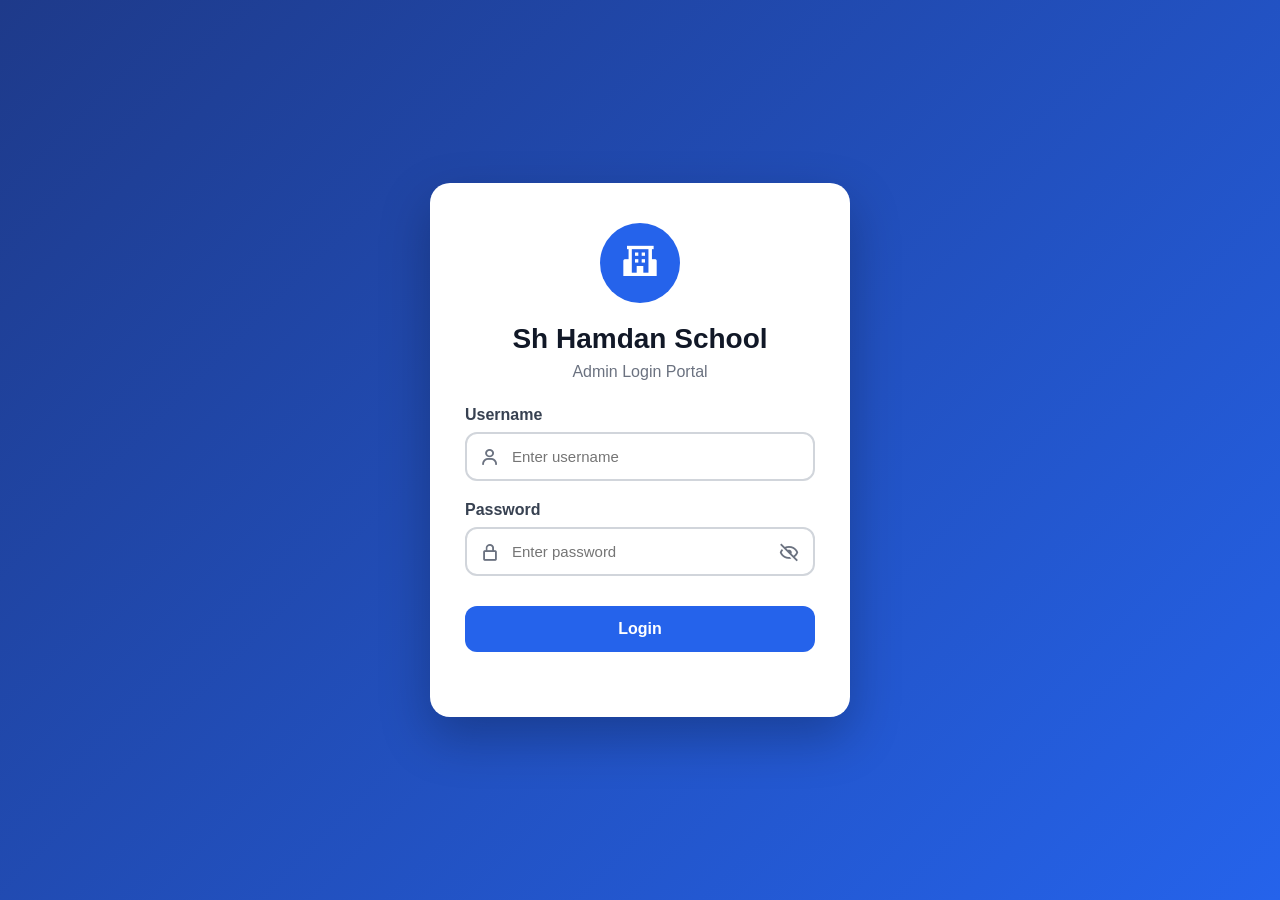
<file: index.html>
<!doctype html>
<html lang="en">
  <head>
    <meta charset="UTF-8" />
    <meta name="viewport" content="width=device-width, initial-scale=1.0" />
    <title>Sh Hamdan School</title>

    <link rel="stylesheet" href="style.css" />

    <!-- Boxicons -->
    <link
      href="https://unpkg.com/boxicons@2.1.4/css/boxicons.min.css"
      rel="stylesheet"
    />
  </head>
  <body>
    <div class="login-container">
      <div class="login-card">
        <div class="logo">
          <i class="bx bxs-school"></i>
        </div>

        <h1>Sh Hamdan School</h1>
        <p>Admin Login Portal</p>

        <form id="loginForm">
          <div class="input-group">
            <label>Username</label>

            <div class="input-box">
              <i class="bx bx-user"></i>

              <input
                type="text"
                id="username"
                placeholder="Enter username"
                required
              />
            </div>
          </div>

          <div class="input-group">
            <label>Password</label>

            <div class="input-box password-box">
              <i class="bx bx-lock-alt"></i>

              <input
                type="password"
                id="password"
                placeholder="Enter password"
                required
              />

              <i class="bx bx-hide toggle-password" id="togglePassword"></i>
            </div>
          </div>

          <button type="submit" class="login-btn">Login</button>

          <p id="errorMessage"></p>
        </form>
      </div>
    </div>

    <script src="login.js"></script>
  </body>
</html>
</file>
<file: style.css>
*{
    margin:0;
    padding:0;
    box-sizing:border-box;
    font-family:Arial, sans-serif;
}

body{
    background:linear-gradient(135deg,#1e3a8a,#2563eb);
    min-height:100vh;
    display:flex;
    justify-content:center;
    align-items:center;
    padding:20px;
}

.login-container{
    width:100%;
    display:flex;
    justify-content:center;
    align-items:center;
}

.login-card{
    background:#fff;
    width:100%;
    max-width:420px;
    padding:40px 35px;
    border-radius:20px;
    box-shadow:0 20px 50px rgba(0,0,0,0.25);
    text-align:center;
}

.logo{
    width:80px;
    height:80px;
    margin:auto;
    background:#2563eb;
    border-radius:50%;
    display:flex;
    justify-content:center;
    align-items:center;
    margin-bottom:20px;
}

.logo i{
    color:#fff;
    font-size:40px;
}

h1{
    color:#111827;
    margin-bottom:8px;
    font-size:28px;
}

.login-card p{
    color:#6b7280;
    margin-bottom:25px;
}

.input-group{
    text-align:left;
    margin-bottom:20px;
}

.input-group label{
    display:block;
    margin-bottom:8px;
    font-weight:600;
    color:#374151;
}

.input-box{
    position:relative;
}

.input-box i:first-child{
    position:absolute;
    left:15px;
    top:50%;
    transform:translateY(-50%);
    color:#6b7280;
    font-size:20px;
}

.input-box input{
    width:100%;
    padding:14px 45px;
    border:2px solid #d1d5db;
    border-radius:12px;
    font-size:15px;
    outline:none;
    transition:0.3s;
}

.input-box input:focus{
    border-color:#2563eb;
}

.toggle-password{
    position:absolute;
    right:15px;
    top:50%;
    transform:translateY(-50%);
    cursor:pointer;
    color:#6b7280;
    font-size:22px;
}

.login-btn{
    width:100%;
    padding:14px;
    background:#2563eb;
    color:#fff;
    border:none;
    border-radius:12px;
    font-size:16px;
    font-weight:bold;
    cursor:pointer;
    transition:0.3s;
    margin-top:10px;
}

.login-btn:hover{
    background:#1d4ed8;
}

#errorMessage{
    color:red;
    font-size:14px;
    margin-top:15px;
    font-weight:600;
}

@media(max-width:500px){

    .login-card{
        padding:30px 22px;
    }

    h1{
        font-size:24px;
    }

}
</file>
